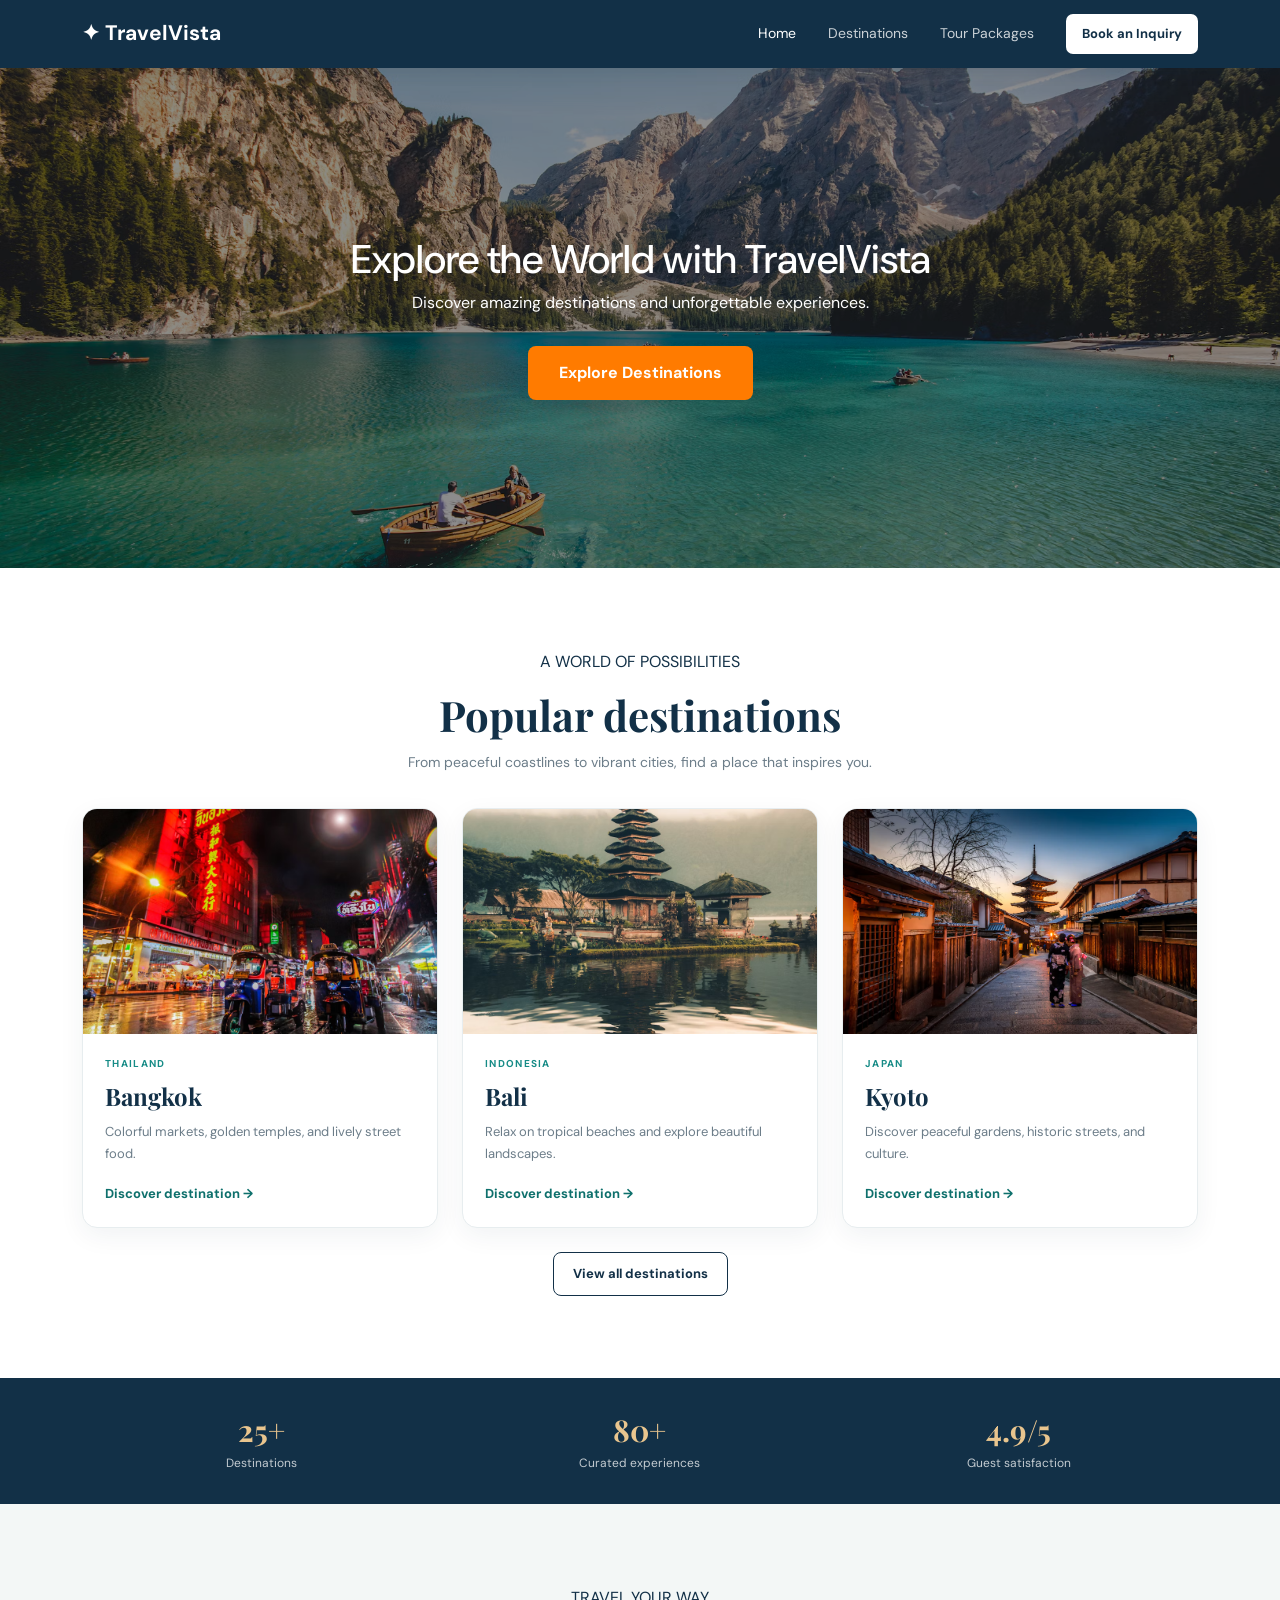
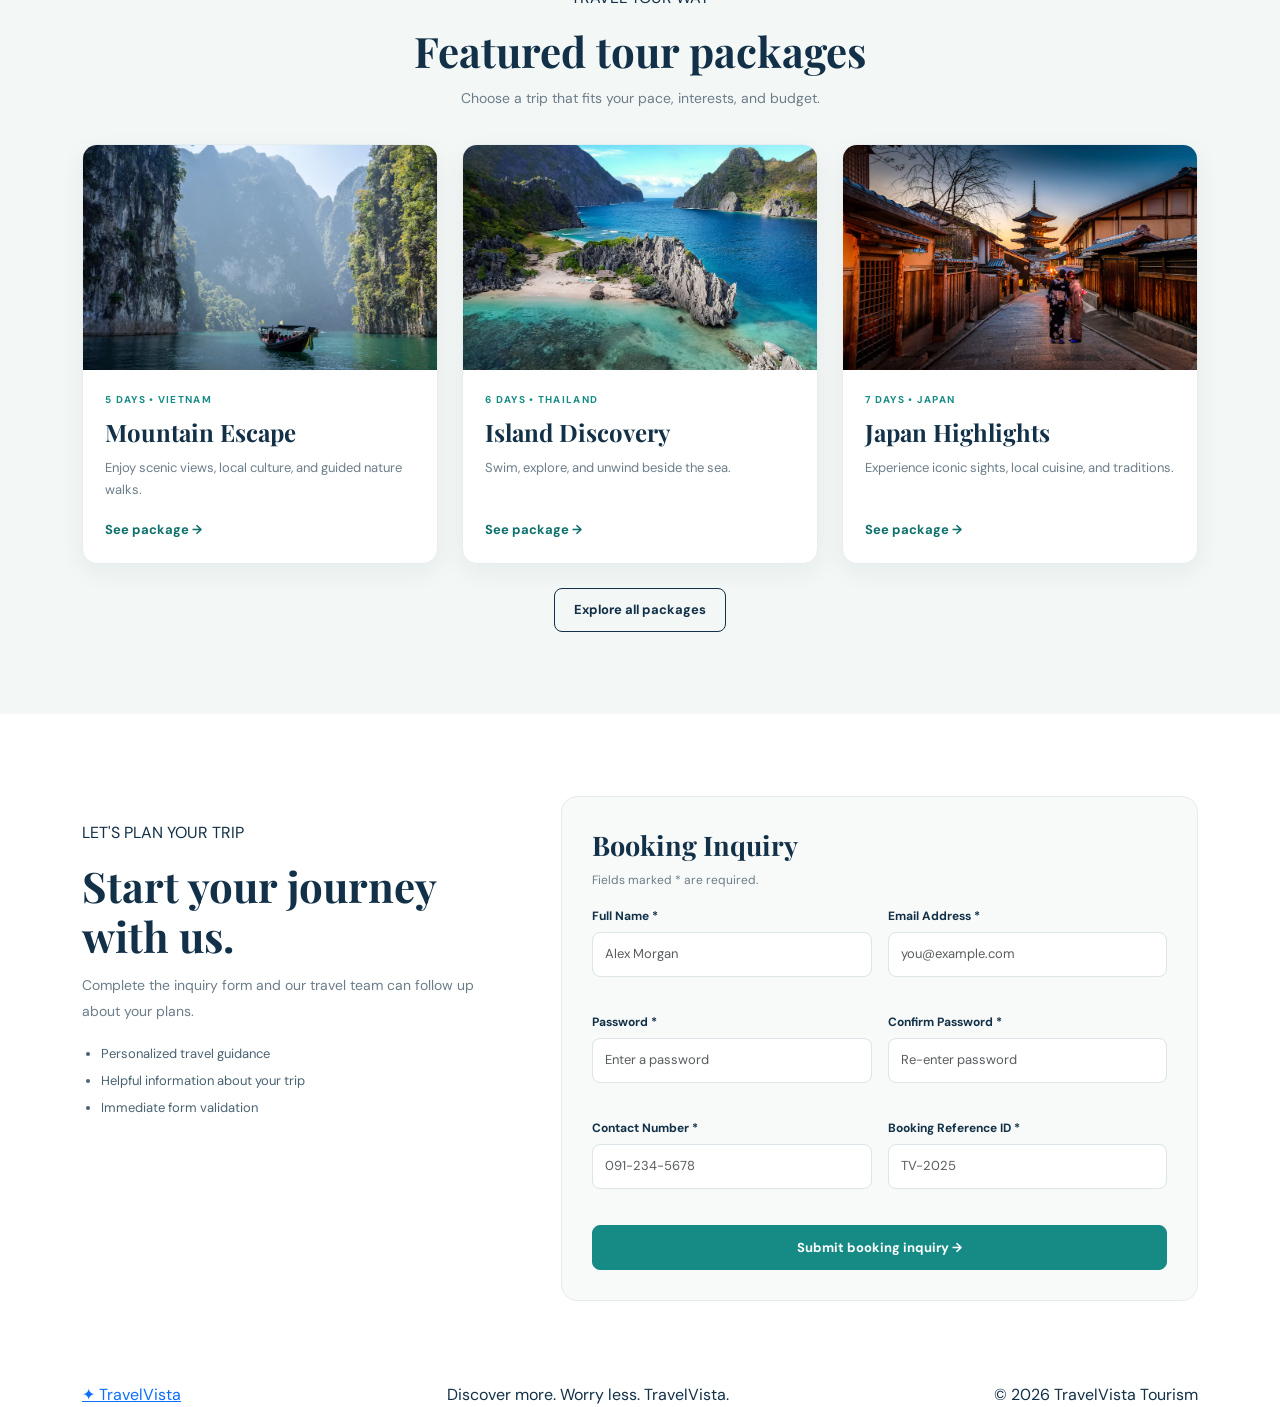
<file: index.html>
<!DOCTYPE html>
<html lang="en">
<head>
  <meta charset="UTF-8"><meta name="viewport" content="width=device-width, initial-scale=1.0">
  <meta name="description" content="Explore destinations and tour packages with TravelVista.">
  <title>TravelVista | Home</title>
  <link href="https://cdn.jsdelivr.net/npm/bootstrap@5.3.3/dist/css/bootstrap.min.css" rel="stylesheet">
  <link rel="stylesheet" href="style.css"><script src="script.js" defer></script>
</head>
<body>
<nav class="navbar navbar-expand-lg navbar-dark site-nav sticky-top"><div class="container">
  <a class="navbar-brand fw-bold" href="index.html">✦ TravelVista</a>
  <button class="navbar-toggler" type="button" data-bs-toggle="collapse" data-bs-target="#mainNav" aria-controls="mainNav" aria-expanded="false" aria-label="Toggle navigation"><span class="navbar-toggler-icon"></span></button>
  <div class="collapse navbar-collapse" id="mainNav"><ul class="navbar-nav ms-auto align-items-lg-center">
    <li class="nav-item"><a class="nav-link active" href="index.html">Home</a></li><li class="nav-item"><a class="nav-link" href="destinations.html">Destinations</a></li><li class="nav-item"><a class="nav-link" href="packages.html">Tour Packages</a></li><li class="nav-item ms-lg-3"><a class="btn btn-nav" href="#booking">Book an Inquiry</a></li>
  </ul></div>
</div></nav>
<header class="hero-section">
  
  <section class="hero">
    <img
        src="images/hero1.avif"
        alt="Beautiful mountain landscape"
        class="hero-img"
    >

    <div class="hero-content">
        <h1>Explore the World with TravelVista</h1>
        <p>Discover amazing destinations and unforgettable experiences.</p>
        <a href="destinations.html" class="btn">Explore Destinations</a>
    </div>
</section>

   </header>

<main>
<section class="section-padding"><div class="container"><div class="section-heading"><p class="eyebrow">A WORLD OF POSSIBILITIES</p><h2>Popular destinations</h2><p>From peaceful coastlines to vibrant cities, find a place that inspires you.</p></div>
<div class="row g-4">
  <div class="col-md-4"><article class="destination-card"><img src="images/A1.avif" alt="Bangkok city and temple scenery"><div class="card-copy"><span class="card-kicker">THAILAND</span><h3>Bangkok</h3><p>Colorful markets, golden temples, and lively street food.</p><a class="text-link" href="destinations.html">Discover destination →</a></div></article></div>
  <div class="col-md-4"><article class="destination-card"><img src="images/A2.avif" alt="Tropical coastline in Bali"><div class="card-copy"><span class="card-kicker">INDONESIA</span><h3>Bali</h3><p>Relax on tropical beaches and explore beautiful landscapes.</p><a class="text-link" href="destinations.html">Discover destination →</a></div></article></div>
  <div class="col-md-4"><article class="destination-card"><img src="images/A3.avif" alt="Traditional street in Kyoto"><div class="card-copy"><span class="card-kicker">JAPAN</span><h3>Kyoto</h3><p>Discover peaceful gardens, historic streets, and culture.</p><a class="text-link" href="destinations.html">Discover destination →</a></div></article></div>
</div><div class="text-center mt-4"><a href="destinations.html" class="btn btn-outline-dark-custom">View all destinations</a></div></div></section>
<section class="feature-band"><div class="container feature-grid"><div><strong>25+</strong><span>Destinations</span></div><div><strong>80+</strong><span>Curated experiences</span></div><div><strong>4.9/5</strong><span>Guest satisfaction</span></div></div></section>
<section class="section-padding soft-section"><div class="container"><div class="section-heading"><p class="eyebrow">TRAVEL YOUR WAY</p><h2>Featured tour packages</h2><p>Choose a trip that fits your pace, interests, and budget.</p></div><div class="row g-4">
  <div class="col-md-4"><article class="package-card"><img src="images/A4.avif" alt="Mountain landscape in Vietnam"><div class="card-copy"><span class="card-kicker">5 DAYS • VIETNAM</span><h3>Mountain Escape</h3><p>Enjoy scenic views, local culture, and guided nature walks.</p><a href="packages.html" class="text-link">See package →</a></div></article></div>
  <div class="col-md-4"><article class="package-card"><img src="images/A5.avif" alt="Tropical island water"><div class="card-copy"><span class="card-kicker">6 DAYS • THAILAND</span><h3>Island Discovery</h3><p>Swim, explore, and unwind beside the sea.</p><a href="packages.html" class="text-link">See package →</a></div></article></div>
  <div class="col-md-4"><article class="package-card"><img src="images/A3.avif" alt="Historic Japanese architecture"><div class="card-copy"><span class="card-kicker">7 DAYS • JAPAN</span><h3>Japan Highlights</h3><p>Experience iconic sights, local cuisine, and traditions.</p><a href="packages.html" class="text-link">See package →</a></div></article></div>
</div><div class="text-center mt-4"><a href="packages.html" class="btn btn-outline-dark-custom">Explore all packages</a></div></div></section>
<section class="section-padding" id="booking"><div class="container booking-layout"><div class="booking-intro"><p class="eyebrow">LET'S PLAN YOUR TRIP</p><h2>Start your journey with us.</h2><p>Complete the inquiry form and our travel team can follow up about your plans.</p><ul class="booking-points"><li>Personalized travel guidance</li><li>Helpful information about your trip</li><li>Immediate form validation</li></ul></div>
<div class="booking-panel"><h3>Booking Inquiry</h3><p class="form-subtitle">Fields marked * are required.</p><form id="bookingForm" novalidate><div class="row g-3">
  <div class="col-md-6 form-group"><label for="fullName">Full Name *</label><input class="form-control" id="fullName" type="text" placeholder="Alex Morgan"><small class="error-message" id="fullNameError"></small></div>
  <div class="col-md-6 form-group"><label for="email">Email Address *</label><input class="form-control" id="email" type="text" placeholder="you@example.com"><small class="error-message" id="emailError"></small></div>
  <div class="col-md-6 form-group"><label for="password">Password *</label><input class="form-control" id="password" type="password" placeholder="Enter a password"><small class="error-message" id="passwordError"></small></div>
  <div class="col-md-6 form-group"><label for="confirmPassword">Confirm Password *</label><input class="form-control" id="confirmPassword" type="password" placeholder="Re-enter password"><small class="error-message" id="confirmPasswordError"></small></div>
  <div class="col-md-6 form-group"><label for="contactNumber">Contact Number *</label><input class="form-control" id="contactNumber" type="tel" placeholder="091-234-5678"><small class="error-message" id="contactNumberError"></small></div>
  <div class="col-md-6 form-group"><label for="bookingReference">Booking Reference ID *</label><input class="form-control" id="bookingReference" type="text" placeholder="TV-2025" maxlength="7"><small class="error-message" id="bookingReferenceError"></small></div>
</div><button class="btn btn-primary-custom w-100 mt-3" type="submit">Submit booking inquiry →</button><div id="formMessage" class="form-message" role="status" aria-live="polite"></div></form></div></div></section>
</main>
<footer class="site-footer"><div class="container d-flex flex-column flex-md-row justify-content-between gap-2"><a class="footer-brand" href="index.html">✦ TravelVista</a><span>Discover more. Worry less. TravelVista.</span><span>© 2026 TravelVista Tourism</span></div></footer>
<script src="https://cdn.jsdelivr.net/npm/bootstrap@5.3.3/dist/js/bootstrap.bundle.min.js"></script>
</body></html>
</file>
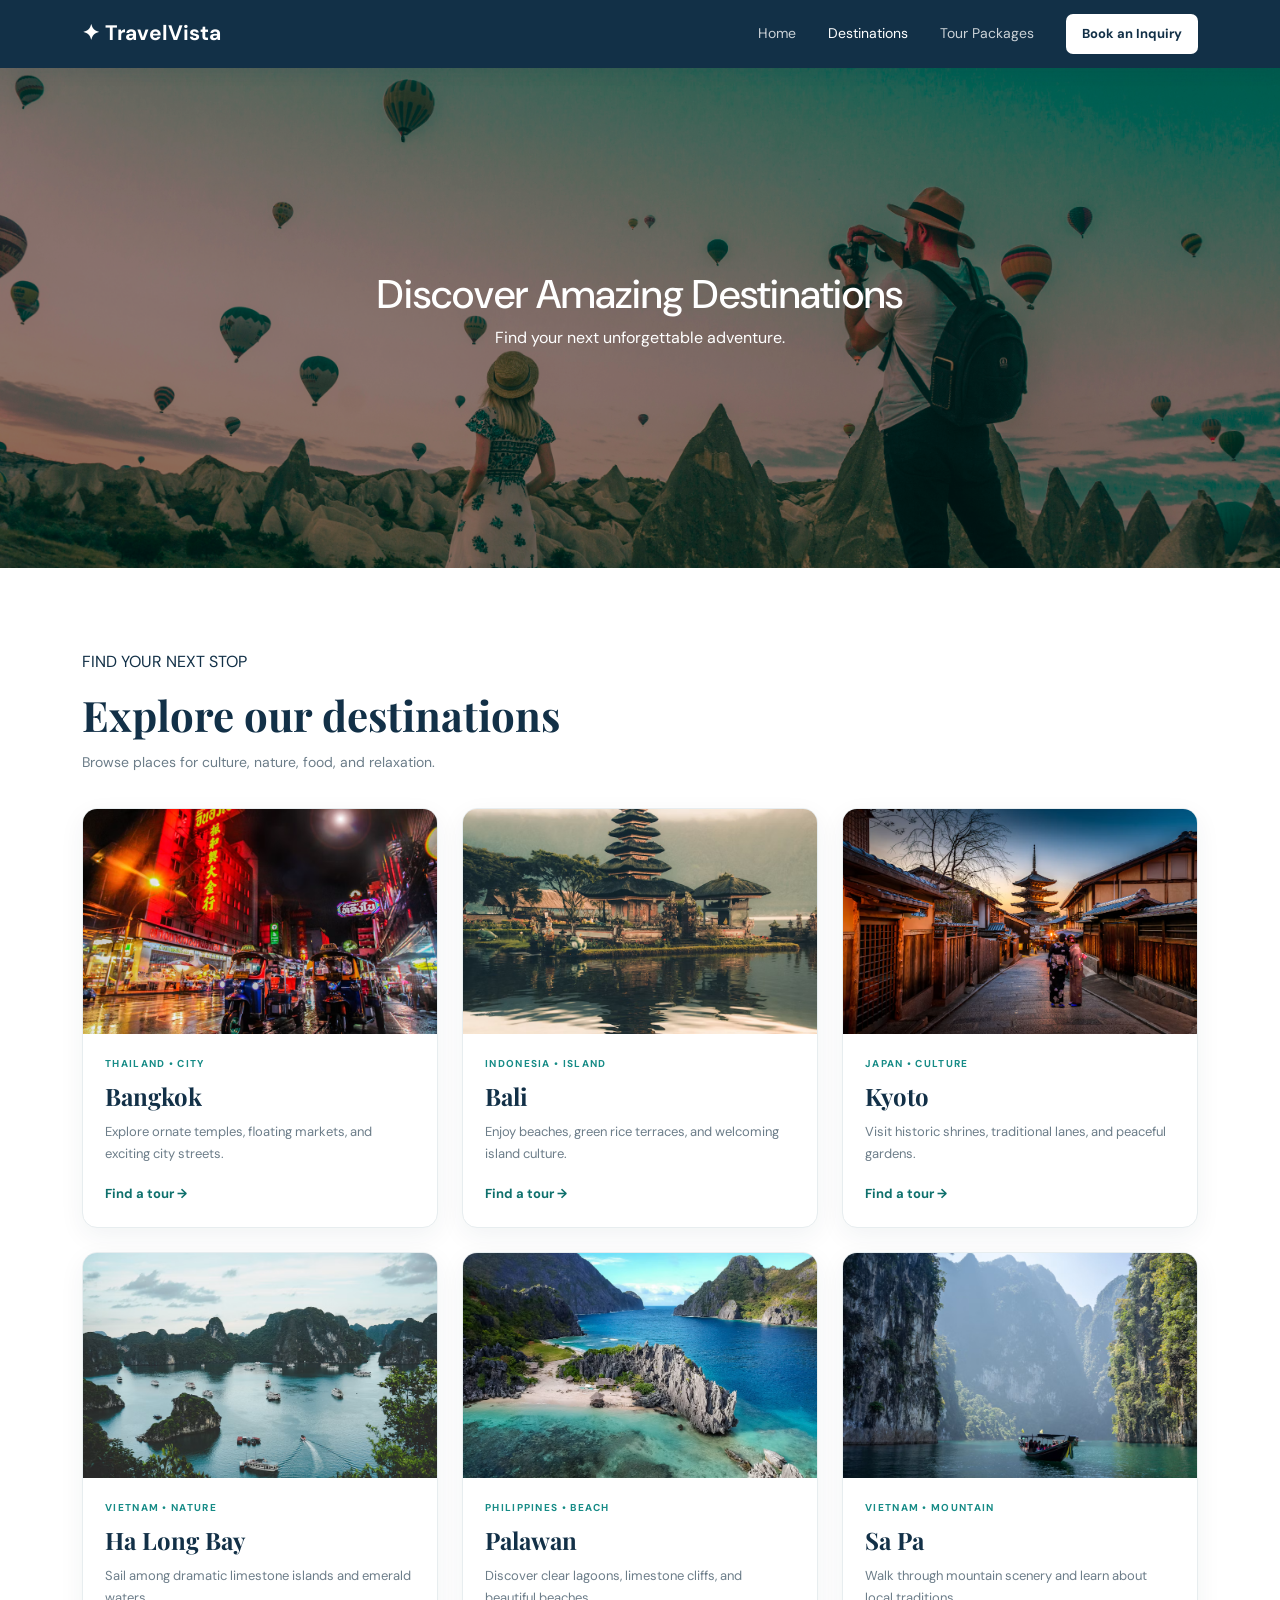
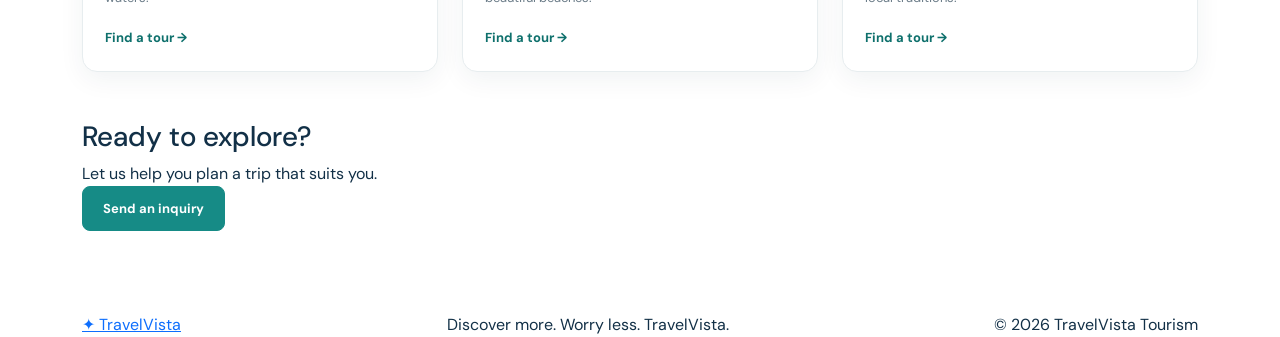
<file: destinations.html>
<!DOCTYPE html>
<html lang="en"><head><meta charset="UTF-8"><meta name="viewport" content="width=device-width, initial-scale=1.0"><meta name="description" content="Explore TravelVista destinations."><title>Destinations | TravelVista</title><link href="https://cdn.jsdelivr.net/npm/bootstrap@5.3.3/dist/css/bootstrap.min.css" rel="stylesheet"><link rel="stylesheet" href="style.css"><script src="script.js" defer></script></head>
<body><nav class="navbar navbar-expand-lg navbar-dark site-nav sticky-top"><div class="container"><a class="navbar-brand fw-bold" href="index.html">✦ TravelVista</a><button class="navbar-toggler" type="button" data-bs-toggle="collapse" data-bs-target="#mainNav" aria-controls="mainNav" aria-expanded="false" aria-label="Toggle navigation"><span class="navbar-toggler-icon"></span></button><div class="collapse navbar-collapse" id="mainNav"><ul class="navbar-nav ms-auto align-items-lg-center"><li class="nav-item"><a class="nav-link" href="index.html">Home</a></li><li class="nav-item"><a class="nav-link active" href="destinations.html">Destinations</a></li><li class="nav-item"><a class="nav-link" href="packages.html">Tour Packages</a></li><li class="nav-item ms-lg-3"><a class="btn btn-nav" href="index.html#booking">Book an Inquiry</a></li></ul></div></div></nav>
<header>

  <section class="hero">
    <img
        src="images/hero2.jpg"
        alt="Beautiful travel destination"
        class="hero-img"
    >

    <div class="hero-content">
        <h1>Discover Amazing Destinations</h1>
        <p>Find your next unforgettable adventure.</p>
    </div>
</section>

</header>
<main class="section-padding"><div class="container"><div class="section-heading text-start"><p class="eyebrow">FIND YOUR NEXT STOP</p><h2>Explore our destinations</h2><p>Browse places for culture, nature, food, and relaxation.</p></div><div class="row g-4">
  <div class="col-sm-6 col-lg-4"><article class="destination-card h-100"><img src="images/A1.avif" alt="Bangkok city scenery"><div class="card-copy"><span class="card-kicker">THAILAND • CITY</span><h3>Bangkok</h3><p>Explore ornate temples, floating markets, and exciting city streets.</p><a href="packages.html" class="text-link">Find a tour →</a></div></article></div>
  <div class="col-sm-6 col-lg-4"><article class="destination-card h-100"><img src="images/A2.avif" alt="Bali tropical coastline"><div class="card-copy"><span class="card-kicker">INDONESIA • ISLAND</span><h3>Bali</h3><p>Enjoy beaches, green rice terraces, and welcoming island culture.</p><a href="packages.html" class="text-link">Find a tour →</a></div></article></div>
  <div class="col-sm-6 col-lg-4"><article class="destination-card h-100"><img src="images/A3.avif" alt="Kyoto traditional street"><div class="card-copy"><span class="card-kicker">JAPAN • CULTURE</span><h3>Kyoto</h3><p>Visit historic shrines, traditional lanes, and peaceful gardens.</p><a href="packages.html" class="text-link">Find a tour →</a></div></article></div>
  <div class="col-sm-6 col-lg-4"><article class="destination-card h-100"><img src="images/B1.avif" alt="Ha Long Bay limestone islands"><div class="card-copy"><span class="card-kicker">VIETNAM • NATURE</span><h3>Ha Long Bay</h3><p>Sail among dramatic limestone islands and emerald waters.</p><a href="packages.html" class="text-link">Find a tour →</a></div></article></div>
  <div class="col-sm-6 col-lg-4"><article class="destination-card h-100"><img src="images/B2.avif" alt="Tropical island sea and boat"><div class="card-copy"><span class="card-kicker">PHILIPPINES • BEACH</span><h3>Palawan</h3><p>Discover clear lagoons, limestone cliffs, and beautiful beaches.</p><a href="packages.html" class="text-link">Find a tour →</a></div></article></div>
  <div class="col-sm-6 col-lg-4"><article class="destination-card h-100"><img src="images/B3.avif" alt="Mountain landscape in Vietnam"><div class="card-copy"><span class="card-kicker">VIETNAM • MOUNTAIN</span><h3>Sa Pa</h3><p>Walk through mountain scenery and learn about local traditions.</p><a href="packages.html" class="text-link">Find a tour →</a></div></article></div>
</div><div class="cta-strip mt-5"><div><h3>Ready to explore?</h3><p class="mb-0">Let us help you plan a trip that suits you.</p></div><a href="index.html#booking" class="btn btn-primary-custom">Send an inquiry</a></div></div></main>
<footer class="site-footer"><div class="container d-flex flex-column flex-md-row justify-content-between gap-2"><a class="footer-brand" href="index.html">✦ TravelVista</a><span>Discover more. Worry less. TravelVista.</span><span>© 2026 TravelVista Tourism</span></div></footer><script src="https://cdn.jsdelivr.net/npm/bootstrap@5.3.3/dist/js/bootstrap.bundle.min.js"></script></body></html>
</file>
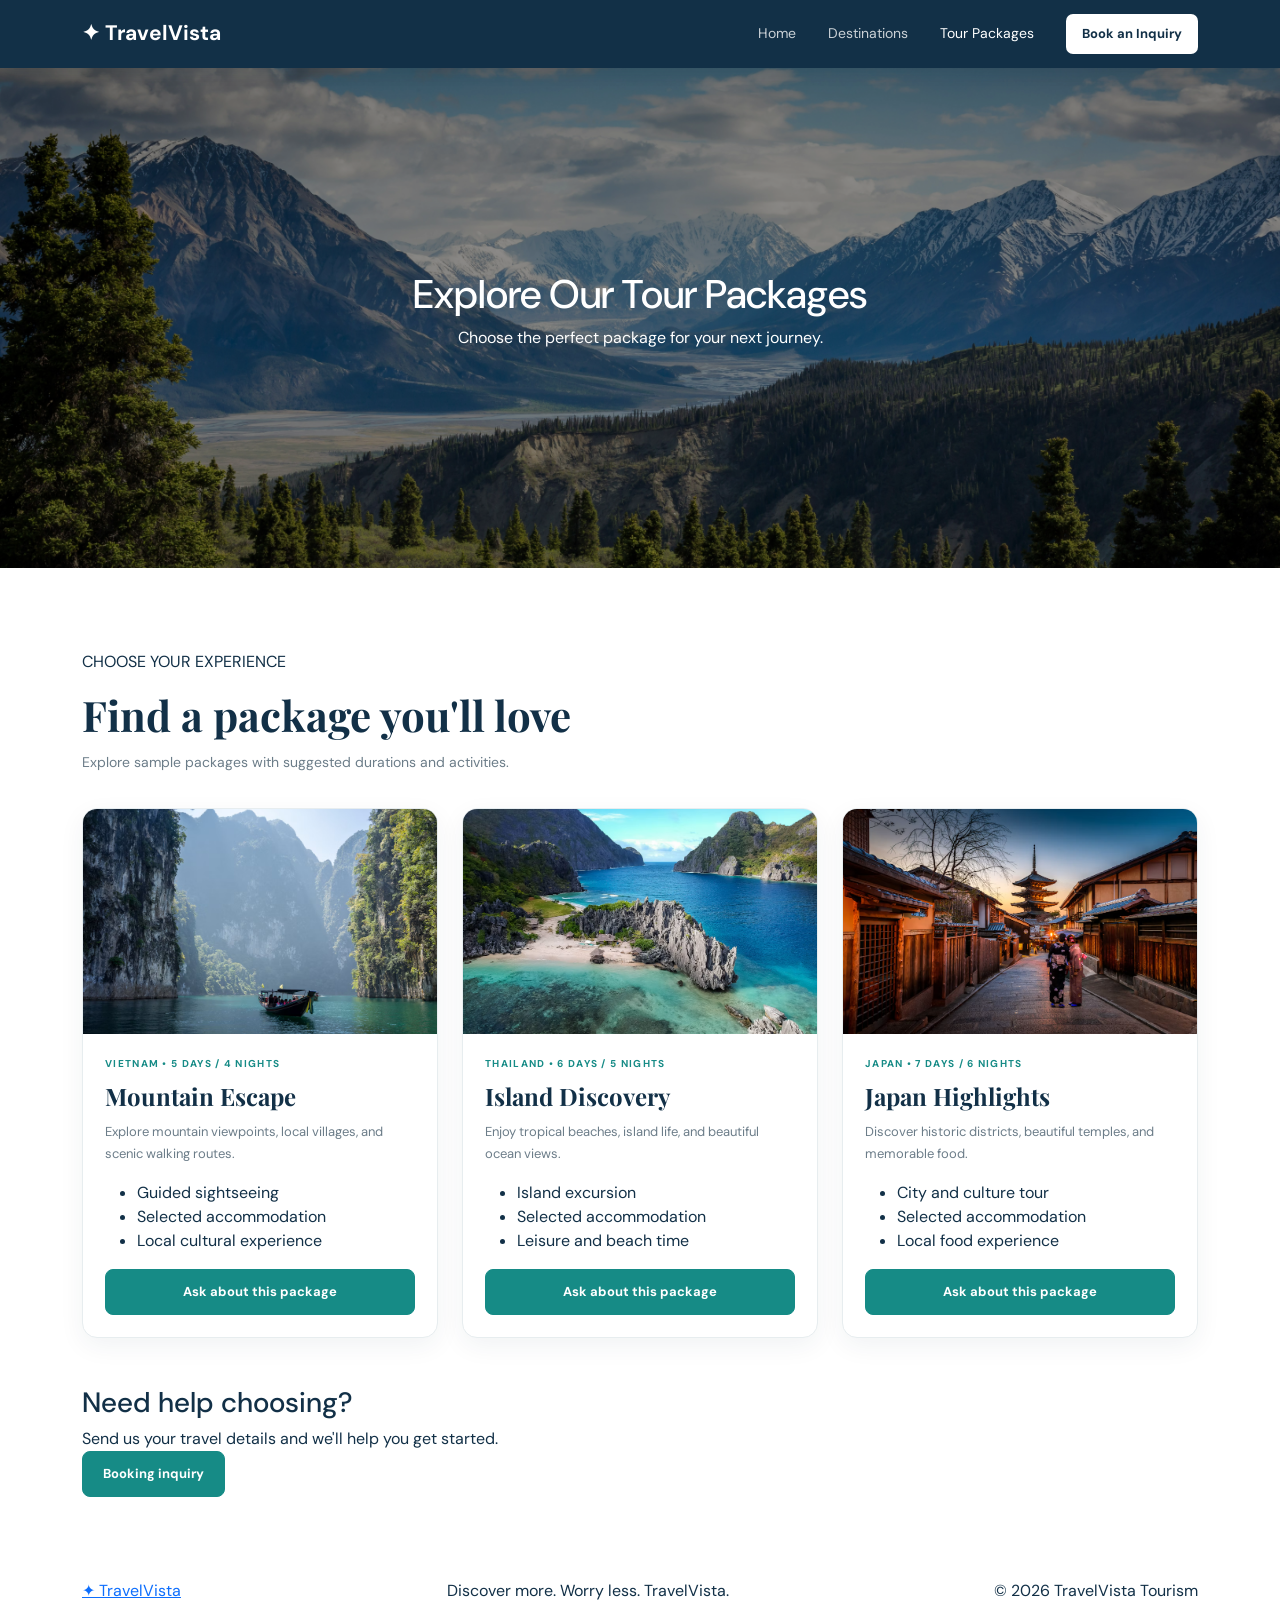
<file: packages.html>
<!DOCTYPE html>
<html lang="en"><head><meta charset="UTF-8"><meta name="viewport" content="width=device-width, initial-scale=1.0"><meta name="description" content="Browse TravelVista tour packages."><title>Tour Packages | TravelVista</title><link href="https://cdn.jsdelivr.net/npm/bootstrap@5.3.3/dist/css/bootstrap.min.css" rel="stylesheet"><link rel="stylesheet" href="style.css"><script src="script.js" defer></script></head>
<body><nav class="navbar navbar-expand-lg navbar-dark site-nav sticky-top"><div class="container"><a class="navbar-brand fw-bold" href="index.html">✦ TravelVista</a><button class="navbar-toggler" type="button" data-bs-toggle="collapse" data-bs-target="#mainNav" aria-controls="mainNav" aria-expanded="false" aria-label="Toggle navigation"><span class="navbar-toggler-icon"></span></button><div class="collapse navbar-collapse" id="mainNav"><ul class="navbar-nav ms-auto align-items-lg-center"><li class="nav-item"><a class="nav-link" href="index.html">Home</a></li><li class="nav-item"><a class="nav-link" href="destinations.html">Destinations</a></li><li class="nav-item"><a class="nav-link active" href="packages.html">Tour Packages</a></li><li class="nav-item ms-lg-3"><a class="btn btn-nav" href="index.html#booking">Book an Inquiry</a></li></ul></div></div></nav>

  <header>

      <section class="hero">
    <img
        src="images/hero3.jpg"
        alt="Beautiful mountain travel scenery"
        class="hero-img"
    >

    <div class="hero-content">
        <h1>Explore Our Tour Packages</h1>
        <p>Choose the perfect package for your next journey.</p>
    </div>
</section>
  
  </header>

  <main class="section-padding"><div class="container"><div class="section-heading text-start"><p class="eyebrow">CHOOSE YOUR EXPERIENCE</p><h2>Find a package you'll love</h2><p>Explore sample packages with suggested durations and activities.</p></div><div class="row g-4">
  <div class="col-md-6 col-lg-4"><article class="package-card h-100"><img src="images/B3.avif" alt="Vietnam mountain scenery"><div class="card-copy"><span class="card-kicker">VIETNAM • 5 DAYS / 4 NIGHTS</span><h3>Mountain Escape</h3><p>Explore mountain viewpoints, local villages, and scenic walking routes.</p><ul class="package-details"><li>Guided sightseeing</li><li>Selected accommodation</li><li>Local cultural experience</li></ul><a href="index.html#booking" class="btn btn-primary-custom w-100">Ask about this package</a></div></article></div>
  <div class="col-md-6 col-lg-4"><article class="package-card h-100"><img src="images/B2.avif" alt="Thailand tropical island"><div class="card-copy"><span class="card-kicker">THAILAND • 6 DAYS / 5 NIGHTS</span><h3>Island Discovery</h3><p>Enjoy tropical beaches, island life, and beautiful ocean views.</p><ul class="package-details"><li>Island excursion</li><li>Selected accommodation</li><li>Leisure and beach time</li></ul><a href="index.html#booking" class="btn btn-primary-custom w-100">Ask about this package</a></div></article></div>
  <div class="col-md-6 col-lg-4"><article class="package-card h-100"><img src="images/A3.avif" alt="Japan traditional architecture"><div class="card-copy"><span class="card-kicker">JAPAN • 7 DAYS / 6 NIGHTS</span><h3>Japan Highlights</h3><p>Discover historic districts, beautiful temples, and memorable food.</p><ul class="package-details"><li>City and culture tour</li><li>Selected accommodation</li><li>Local food experience</li></ul><a href="index.html#booking" class="btn btn-primary-custom w-100">Ask about this package</a></div></article></div>
</div><div class="cta-strip mt-5"><div><h3>Need help choosing?</h3><p class="mb-0">Send us your travel details and we'll help you get started.</p></div><a href="index.html#booking" class="btn btn-primary-custom">Booking inquiry</a></div></div></main>
<footer class="site-footer"><div class="container d-flex flex-column flex-md-row justify-content-between gap-2"><a class="footer-brand" href="index.html">✦ TravelVista</a><span>Discover more. Worry less. TravelVista.</span><span>© 2026 TravelVista Tourism</span></div></footer><script src="https://cdn.jsdelivr.net/npm/bootstrap@5.3.3/dist/js/bootstrap.bundle.min.js"></script></body></html>
</file>
<file: style.css>
@import url('https://fonts.googleapis.com/css2?family=DM+Sans:wght@400;500;600;700&family=Playfair+Display:wght@600;700&display=swap');
:root{--navy:#123047;--teal:#168b86;--teal-dark:#0e706c;--muted:#6c7d89;--border:#dce5e8;--danger:#c43e4d;--success:#18764f}
*{box-sizing:border-box}html{scroll-behavior:smooth}body{margin:0;font-family:'DM Sans',sans-serif;color:var(--navy);background:#fff}
.site-nav{background:#123047;padding:13px 0;box-shadow:0 3px 16px rgba(18,48,71,.12)}.navbar-brand{font-size:21px}.site-nav .nav-link{color:rgba(255,255,255,.78);margin:0 8px;font-size:14px}.site-nav .nav-link:hover,.site-nav .nav-link.active{color:#fff}.btn-nav{background:#fff;color:#123047;border-radius:7px;padding:9px 15px;font-size:13px;font-weight:700}.btn-nav:hover{background:#e8f4f2;color:#123047}

.hero {
    position: relative;
    min-height: 500px;
    display: flex;
    align-items: center;
    justify-content: center;
    text-align: center;
    overflow: hidden;
    color: white;
    
}

.hero-img {
    position: absolute;
    top: 0;
    left: 0;
    width: 100%;
    height: 100%;
    object-fit: cover;
    z-index: 0;
    
}

.hero::after {
    content: "";
    position: absolute;
    inset: 0;
    background: rgba(0, 0, 0, 0.45);
    z-index: 1;
}

.hero-content {
    position: relative;
    z-index: 2;
    padding: 30px;
}

.hero-content .btn {
    display: inline-block;
    background-color: #ff7b00;
    color: white;
    padding: 14px 30px;
    text-decoration: none;
    font-size: 16px;
    font-weight: bold;
    border-radius: 8px;
    margin-top: 15px;
    transition: 0.3s ease;
}

.hero-content .btn:hover {
    background-color: #e56700;
    transform: translateY(-3px);
}



.btn-primary-custom{display:inline-block;border:1px solid var(--teal);background:var(--teal);color:#fff;border-radius:8px;padding:12px 20px;font-size:13px;font-weight:700;text-decoration:none;transition:.2s ease}.btn-primary-custom:hover{background:var(--teal-dark);border-color:var(--teal-dark);color:#fff;transform:translateY(-1px);box-shadow:0 8px 18px rgba(22,139,134,.2)}.btn-outline-light-custom{display:inline-block;border:1px solid rgba(255,255,255,.75);color:#fff;border-radius:8px;padding:12px 20px;font-size:13px;font-weight:700;text-decoration:none}.btn-outline-light-custom:hover{background:#fff;color:var(--navy)}.btn-outline-dark-custom{border:1px solid var(--navy);color:var(--navy);border-radius:8px;padding:11px 19px;font-size:13px;font-weight:700}.btn-outline-dark-custom:hover{background:var(--navy);color:#fff}
.section-padding{padding:82px 0}.soft-section{background:#f3f7f6}.section-heading{text-align:center;margin-bottom:35px}.section-heading h2,.booking-intro h2{font:700 clamp(30px,4vw,42px)/1.2 'Playfair Display',Georgia,serif;color:var(--navy);margin-bottom:12px}.section-heading>p:last-child{color:var(--muted);font-size:14px;margin-bottom:0}
.destination-card,.package-card{height:100%;overflow:hidden;border:1px solid #e7edef;border-radius:15px;background:#fff;box-shadow:0 8px 26px rgba(18,48,71,.06);transition:transform .2s ease,box-shadow .2s ease}.destination-card:hover,.package-card:hover{transform:translateY(-4px);box-shadow:0 14px 32px rgba(18,48,71,.12)}.destination-card img,.package-card img{width:100%;height:225px;display:block;object-fit:cover}.card-copy{padding:22px}.card-kicker{display:block;color:var(--teal);font-size:10px;font-weight:700;letter-spacing:1.3px;margin-bottom:9px}.card-copy h3{font:700 24px 'Playfair Display',Georgia,serif;margin:0 0 9px}.card-copy p{color:var(--muted);font-size:13px;line-height:1.7;min-height:44px}.text-link{color:var(--teal-dark);font-size:13px;font-weight:700;text-decoration:none}.text-link:hover{text-decoration:underline}
.feature-band{background:#123047;padding:32px 0;color:#fff}.feature-grid{display:grid;grid-template-columns:repeat(3,1fr);gap:20px;text-align:center}.feature-grid div{display:flex;flex-direction:column;gap:4px}.feature-grid strong{color:#e9c58e;font:700 30px 'Playfair Display',Georgia,serif}.feature-grid span{color:rgba(255,255,255,.75);font-size:12px}
.booking-layout{display:grid;grid-template-columns:.8fr 1.2fr;gap:55px;align-items:start}.booking-intro{padding-top:25px}.booking-intro>p:not(.eyebrow){color:var(--muted);line-height:1.8;font-size:14px}.booking-points{padding-left:19px;color:#496271;font-size:13px;line-height:2.1}.booking-panel{background:#f7faf9;border:1px solid #e4ecea;border-radius:16px;padding:30px}.booking-panel h3{font:700 27px 'Playfair Display',Georgia,serif}.form-subtitle{color:var(--muted);font-size:12px;margin-bottom:18px}.form-group label{display:block;font-size:12px;font-weight:700;margin-bottom:7px}.form-control{min-height:45px;border:1px solid var(--border);border-radius:8px;font-family:'DM Sans',sans-serif;font-size:13px}.form-control:focus{border-color:var(--teal);box-shadow:0 0 0 3px rgba(22,139,134,.12)}.form-control.invalid{border-color:var(--danger);background:#fffafb}.form-control.valid{border-color:#48a47b}.error-message{display:block;min-height:16px;margin-top:4px;color:var(--danger);font-size:10px}.form-message{display:none;margin-top:15px;padding:12px 14px;border-radius:8px;font-size:12px;line-height:1.5}.form-message.error{display:block;color:#9f2938;background:#fff0f1;border:1px solid #f3c9ce}.form-message.success{display:block;color:var(--success);background:#edf9f2;border:1px solid #bfe6ce}

@media(max-width:767.98px){.hero-section{min-height:520px}.hero-content{padding-top:65px;padding-bottom:65px}.section-padding{padding:58px 0}.booking-layout{grid-template-columns:1fr;gap:25px}.booking-intro{padding-top:0}.feature-grid strong{font-size:25px}.cta-strip{align-items:flex-start;flex-direction:column}}
@media(max-width:575.98px){.hero-section{min-height:490px}.hero-copy{font-size:14px}.feature-grid{grid-template-columns:1fr;gap:17px}.booking-panel{padding:21px 17px}.page-hero{min-height:280px}.destination-card img,.package-card img{height:205px}}
</file>
